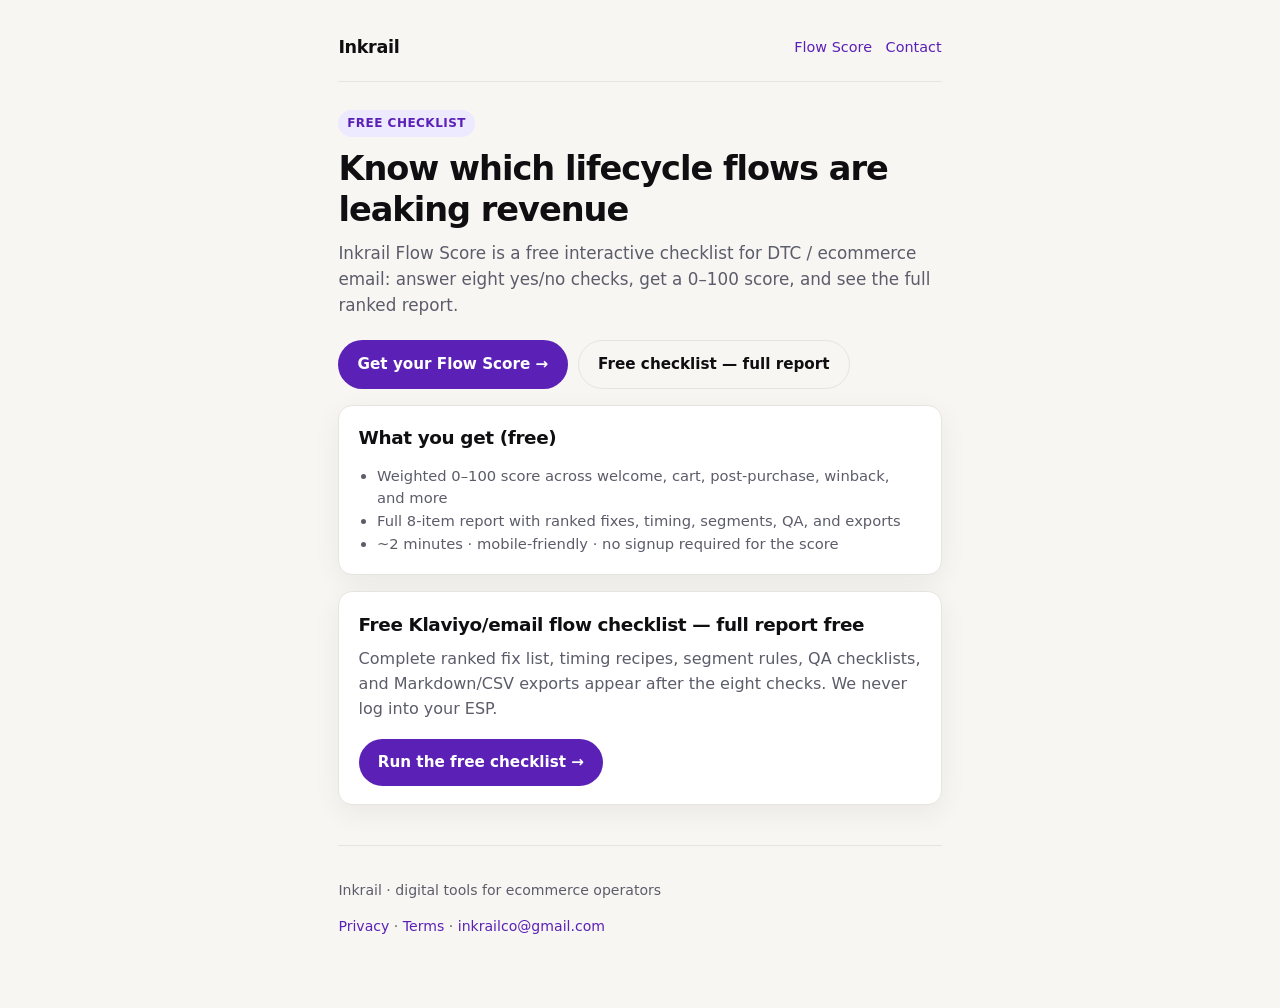
<file: index.html>
<!DOCTYPE html>
<html lang="en">
<head>
  <meta charset="utf-8" />
  <meta name="viewport" content="width=device-width, initial-scale=1" />
  <meta name="description" content="Inkrail — free Klaviyo/email flow checklist with a full report." />
  <title>Inkrail — Flow Score</title>
  <link rel="stylesheet" href="styles.css" />
</head>
<body>
  <div class="wrap">
    <nav class="nav" aria-label="Primary">
      <a class="brand" href="index.html">Inkrail</a>
      <div class="nav-links">
        <a href="score.html">Flow Score</a>
        <a href="mailto:inkrailco@gmail.com">Contact</a>
      </div>
    </nav>

    <header class="hero">
      <span class="badge">Free checklist</span>
      <h1>Know which lifecycle flows are leaking revenue</h1>
      <p class="lede">
        Inkrail Flow Score is a free interactive checklist for DTC / ecommerce email:
        answer eight yes/no checks, get a 0–100 score, and see the full ranked report.
      </p>
      <div class="actions">
        <a class="btn btn-primary" href="score.html">Get your Flow Score →</a>
        <a class="btn btn-ghost" href="#full-report">Free checklist — full report</a>
      </div>
    </header>

    <section class="card">
      <h2>What you get (free)</h2>
      <ul class="checklist-mini">
        <li>Weighted 0–100 score across welcome, cart, post-purchase, winback, and more</li>
        <li>Full 8-item report with ranked fixes, timing, segments, QA, and exports</li>
        <li>~2 minutes · mobile-friendly · no signup required for the score</li>
      </ul>
    </section>

    <section class="card" id="full-report">
      <h2>Free Klaviyo/email flow checklist — full report free</h2>
      <p>Complete ranked fix list, timing recipes, segment rules, QA checklists, and Markdown/CSV exports appear after the eight checks. We never log into your ESP.</p>
      <div class="actions">
        <a class="btn btn-primary" href="score.html">Run the free checklist →</a>
      </div>
    </section>

        <footer>
      <p>Inkrail · digital tools for ecommerce operators</p>
      <p><a href="privacy.html">Privacy</a> · <a href="terms.html">Terms</a> · <a href="mailto:inkrailco@gmail.com">inkrailco@gmail.com</a></p>
    </footer>
  </div>

  <!-- GoatCounter: cookieless aggregate analytics. -->
  <script data-goatcounter="https://inkrail.goatcounter.com/count" async src="//gc.zgo.at/count.js"></script>
</body>
</html>
</file>
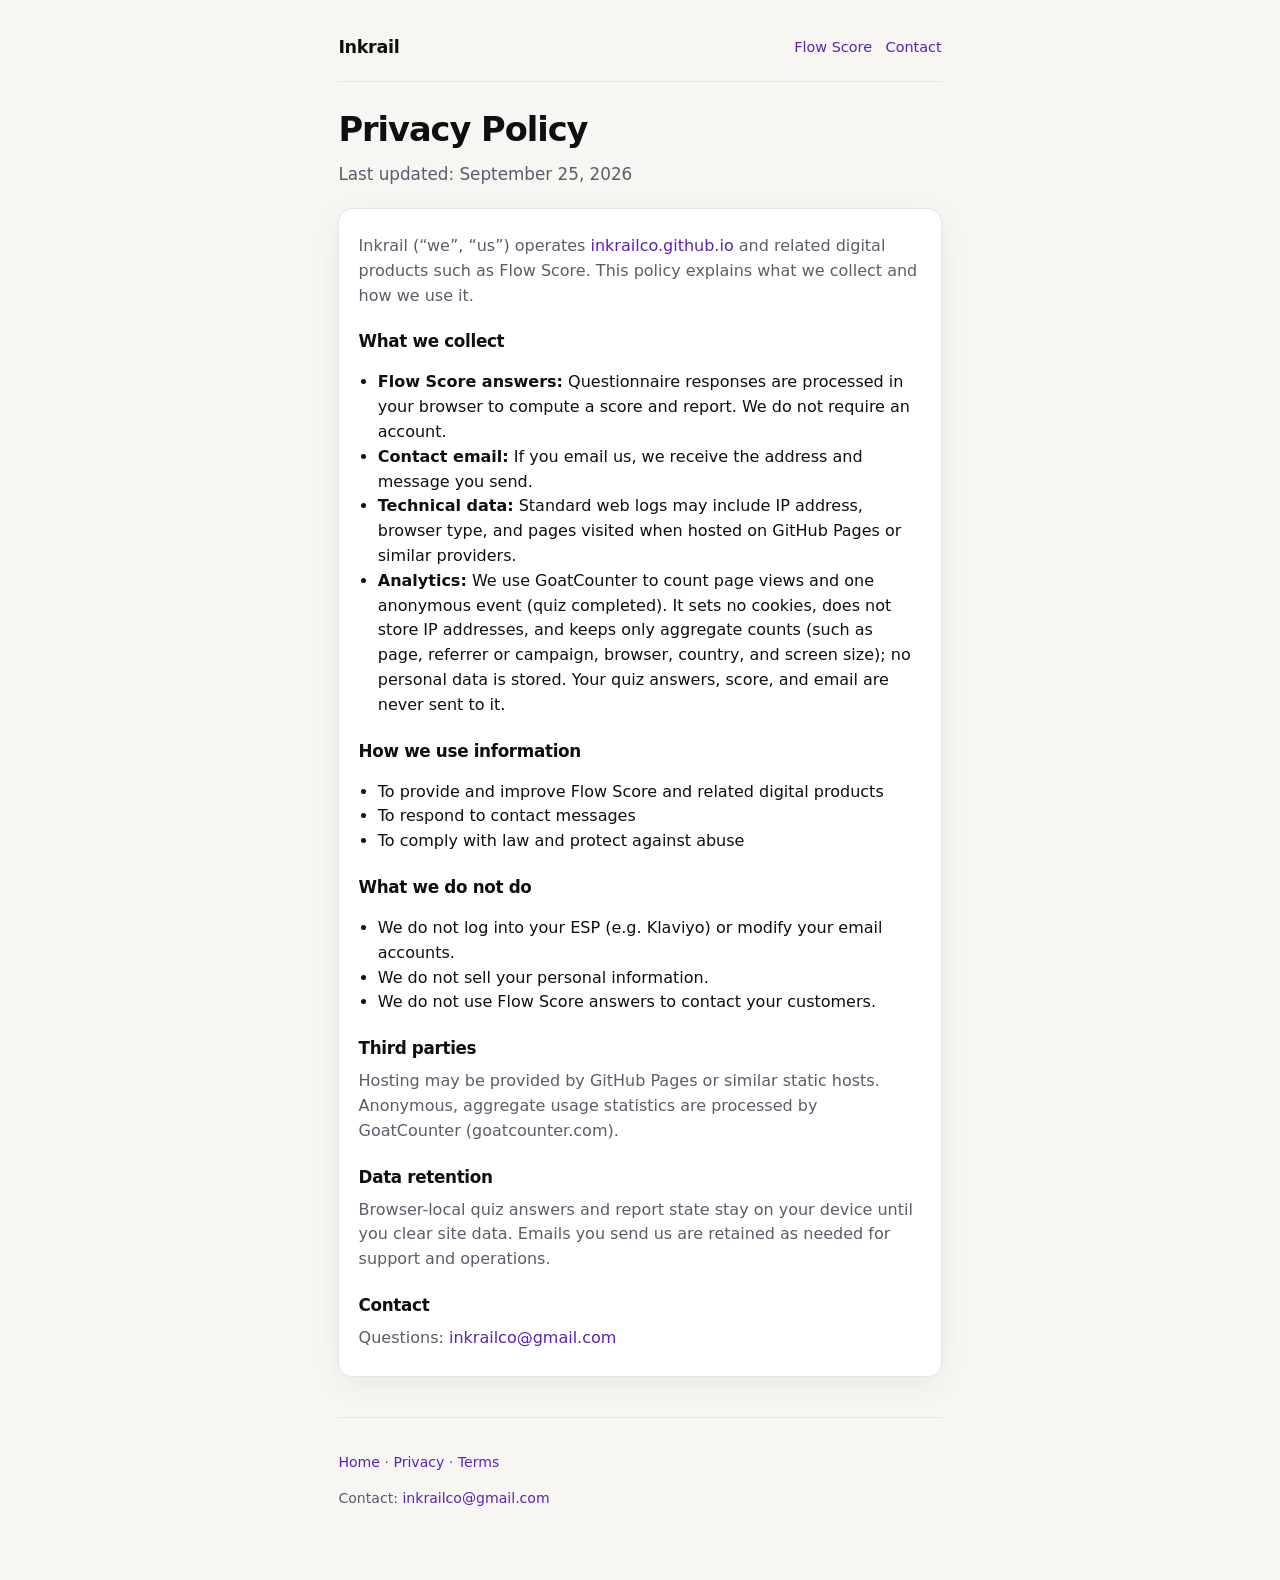
<file: privacy.html>
<!DOCTYPE html>
<html lang="en">
<head>
  <meta charset="utf-8" />
  <meta name="viewport" content="width=device-width, initial-scale=1" />
  <meta name="description" content="Inkrail Privacy Policy" />
  <title>Privacy Policy — Inkrail</title>
  <link rel="stylesheet" href="styles.css" />
</head>
<body>
  <div class="wrap">
    <nav class="nav" aria-label="Primary">
      <a class="brand" href="index.html">Inkrail</a>
      <div class="nav-links">
        <a href="score.html">Flow Score</a>
        <a href="mailto:inkrailco@gmail.com">Contact</a>
      </div>
    </nav>

    <header class="hero">
      <h1>Privacy Policy</h1>
      <p class="lede">Last updated: September 25, 2026</p>
    </header>

    <section class="card legal">
      <p>Inkrail (“we”, “us”) operates <a href="https://inkrailco.github.io/">inkrailco.github.io</a> and related digital products such as Flow Score. This policy explains what we collect and how we use it.</p>

      <h2>What we collect</h2>
      <ul>
        <li><strong>Flow Score answers:</strong> Questionnaire responses are processed in your browser to compute a score and report. We do not require an account.</li>
        <li><strong>Contact email:</strong> If you email us, we receive the address and message you send.</li>
        <li><strong>Technical data:</strong> Standard web logs may include IP address, browser type, and pages visited when hosted on GitHub Pages or similar providers.</li>
        <li><strong>Analytics:</strong> We use GoatCounter to count page views and one anonymous event (quiz completed). It sets no cookies, does not store IP addresses, and keeps only aggregate counts (such as page, referrer or campaign, browser, country, and screen size); no personal data is stored. Your quiz answers, score, and email are never sent to it.</li>
      </ul>

      <h2>How we use information</h2>
      <ul>
        <li>To provide and improve Flow Score and related digital products</li>
        <li>To respond to contact messages</li>
        <li>To comply with law and protect against abuse</li>
      </ul>

      <h2>What we do not do</h2>
      <ul>
        <li>We do not log into your ESP (e.g. Klaviyo) or modify your email accounts.</li>
        <li>We do not sell your personal information.</li>
        <li>We do not use Flow Score answers to contact your customers.</li>
      </ul>

      <h2>Third parties</h2>
      <p>Hosting may be provided by GitHub Pages or similar static hosts. Anonymous, aggregate usage statistics are processed by GoatCounter (goatcounter.com).</p>

      <h2>Data retention</h2>
      <p>Browser-local quiz answers and report state stay on your device until you clear site data. Emails you send us are retained as needed for support and operations.</p>

      <h2>Contact</h2>
      <p>Questions: <a href="mailto:inkrailco@gmail.com">inkrailco@gmail.com</a></p>
    </section>

    <footer>
      <p><a href="index.html">Home</a> · <a href="privacy.html">Privacy</a> · <a href="terms.html">Terms</a></p>
      <p>Contact: <a href="mailto:inkrailco@gmail.com">inkrailco@gmail.com</a></p>
    </footer>
  </div>
  <!-- GoatCounter: cookieless aggregate analytics. -->
  <script data-goatcounter="https://inkrail.goatcounter.com/count" async src="//gc.zgo.at/count.js"></script>
</body>
</html>
</file>
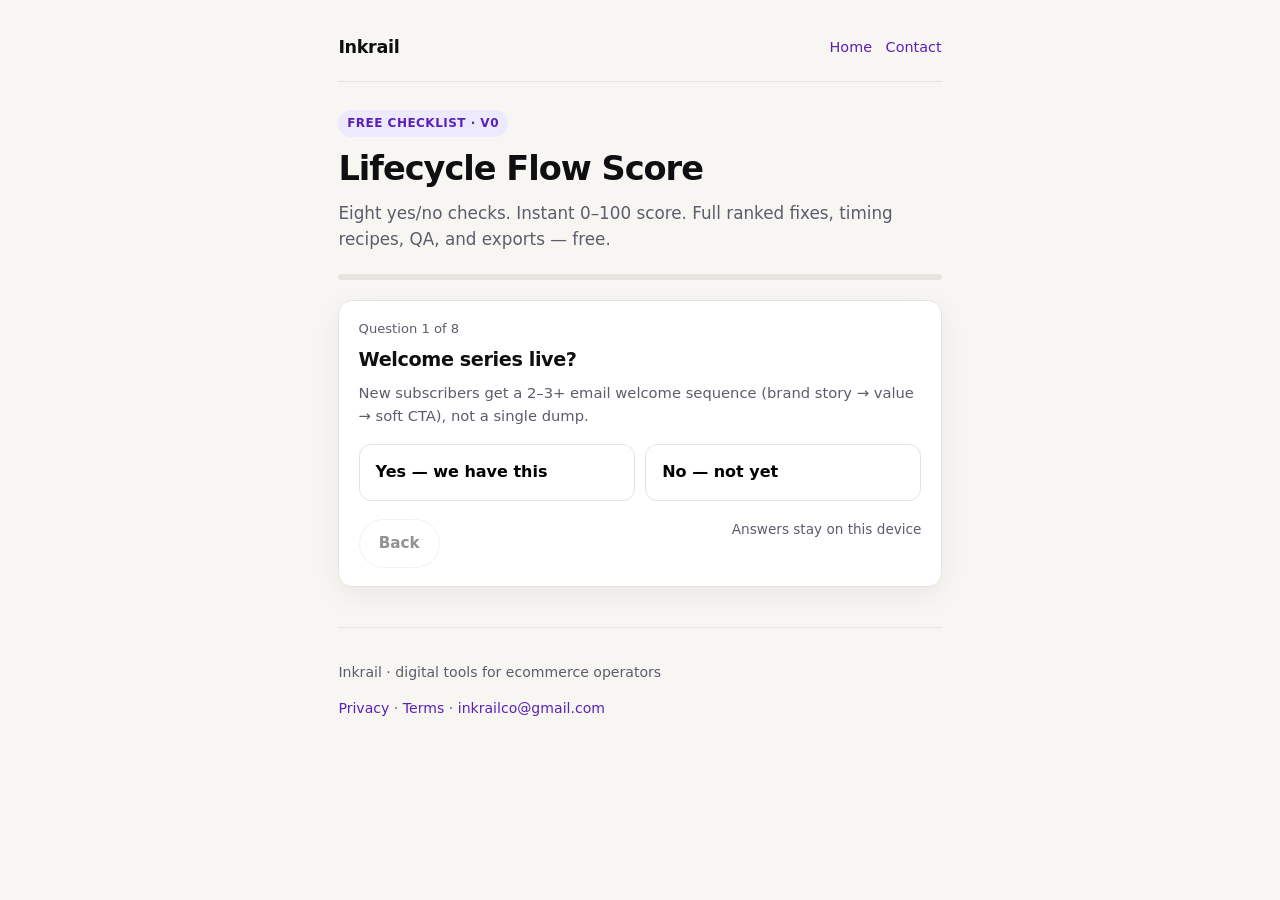
<file: score.html>
<!DOCTYPE html>
<html lang="en">
<head>
  <meta charset="utf-8" />
  <meta name="viewport" content="width=device-width, initial-scale=1" />
  <meta name="description" content="Inkrail Flow Score — free Klaviyo/email flow checklist with a full 8-item report and exports." />
  <title>Flow Score — Inkrail</title>
  <link rel="stylesheet" href="styles.css" />
  <style>
    .report-meta { font-size: 1rem; margin: 0 0 0.4rem; }
    .report-table { width: 100%; border-collapse: collapse; margin: 0.6rem 0 0.4rem; font-size: 0.9rem; }
    .report-table th, .report-table td { border-bottom: 1px solid var(--line, #e6e4de); padding: 0.4rem 0.35rem; text-align: left; vertical-align: top; }
    .report-table td:first-child { white-space: nowrap; }
    .report-table th { font-size: 0.8rem; text-transform: uppercase; letter-spacing: 0.03em; color: var(--muted, #5c5c6a); }
    .tag { display: inline-block; font-size: 0.75rem; font-weight: 600; padding: 0.1rem 0.45rem; border-radius: 999px; }
    .tag-gap { background: #fee2e2; color: var(--bad, #b91c1c); }
    .tag-ok { background: #dcfce7; color: var(--good, #15803d); }
    .report-item { border-top: 1px solid var(--line, #e6e4de); padding-top: 1rem; margin-top: 1.2rem; }
    .report-item h3 { margin: 0.2rem 0 0.4rem; font-size: 1.15rem; }
    .report-item h4 { margin: 0.9rem 0 0.3rem; font-size: 0.95rem; }
    .report-item ul { padding-left: 1.2rem; margin: 0.3rem 0; }
    .report-item li { margin: 0.2rem 0; }
    .qa-list { list-style: none; padding-left: 0 !important; }
    .qa-list li::before { content: "\2610\00a0"; }
    .sources a { word-break: break-word; }
    @media print {
      body { background: #fff; }
      .nav, .hero, .progress-bar, #quiz, #free-card, footer, .no-print, .actions { display: none !important; }
      .card { box-shadow: none; border: none; padding: 0; }
      .wrap { max-width: none; padding: 0; }
      .report-item { break-inside: auto; }
      .report-item h3, .report-item h4 { break-after: avoid; }
      .report-table tr { break-inside: avoid; }
      .sources a::after { content: " (" attr(href) ")"; font-size: 0.8em; color: #555; }
      a { color: #000; }
    }
  </style>
</head>
<body>
  <div class="wrap">
    <nav class="nav" aria-label="Primary">
      <a class="brand" href="index.html">Inkrail</a>
      <div class="nav-links">
        <a href="index.html">Home</a>
        <a href="mailto:inkrailco@gmail.com">Contact</a>
      </div>
    </nav>

    <header class="hero">
      <span class="badge">Free checklist · v0</span>
      <h1>Lifecycle Flow Score</h1>
      <p class="lede">Eight yes/no checks. Instant 0–100 score. Full ranked fixes, timing recipes, QA, and exports — free.</p>
    </header>

    <div class="progress-bar" aria-hidden="true"><span id="progress-fill"></span></div>

    <section id="quiz" class="card question" aria-live="polite">
      <div class="q-meta" id="q-meta">Question 1 of 8</div>
      <h2 id="q-title">Loading…</h2>
      <p class="hint" id="q-hint"></p>
      <div class="choice-row">
        <button type="button" class="choice" id="btn-yes" aria-label="Yes">Yes — we have this</button>
        <button type="button" class="choice" id="btn-no" aria-label="No">No — not yet</button>
      </div>
      <div class="nav-row">
        <button type="button" class="btn btn-ghost" id="btn-back">Back</button>
        <span class="small muted">Answers stay on this device</span>
      </div>
    </section>

    <section id="results" class="hidden" aria-live="polite">
      <div class="card">
        <div class="score-ring-wrap">
          <div class="score-ring" id="score-ring" style="--pct: 0">
            <div class="score-ring-inner"><span id="score-num">0</span></div>
          </div>
          <div>
            <span class="grade grade-c" id="grade">—</span>
            <h2 style="margin:0 0 0.35rem;font-size:1.25rem;">Your Flow Score</h2>
            <p class="muted" id="score-blurb" style="margin:0;"></p>
          </div>
        </div>
      </div>

      <div class="card" id="free-card">
        <h2>Your top fixes</h2>
        <p class="muted small">Ranked by weighted revenue / risk impact from your gaps. The complete report is below.</p>
        <ol class="fix-list" id="free-fixes"></ol>
      </div>

      <div class="card hidden" id="full-report">
        <span class="badge">Full report · free</span>
        <h2 style="margin-top:0.5rem;">Your full Flow Score report</h2>
        <p class="muted">Free Klaviyo/email flow checklist — all 8 items, with gaps first, timing, segments, QA, and exports.</p>
        <div class="actions">
          <button type="button" class="btn btn-primary" id="btn-export-md">Download Markdown</button>
          <button type="button" class="btn btn-ghost" id="btn-export-csv">Download CSV</button>
          <button type="button" class="btn btn-ghost" id="btn-print">Print / Save as PDF</button>
          <button type="button" class="btn btn-ghost" id="btn-restart-2">Retake quiz</button>
        </div>
        <div id="report-body"></div>
      </div>
    </section>

        <footer>
      <p>Inkrail · digital tools for ecommerce operators</p>
      <p><a href="privacy.html">Privacy</a> · <a href="terms.html">Terms</a> · <a href="mailto:inkrailco@gmail.com">inkrailco@gmail.com</a></p>
    </footer>
  </div>
  <script src="report-content.js"></script>
  <script src="score.js"></script>
  <!-- GoatCounter: cookieless aggregate analytics. -->
  <script data-goatcounter="https://inkrail.goatcounter.com/count" async src="//gc.zgo.at/count.js"></script>
</body>
</html>
</file>
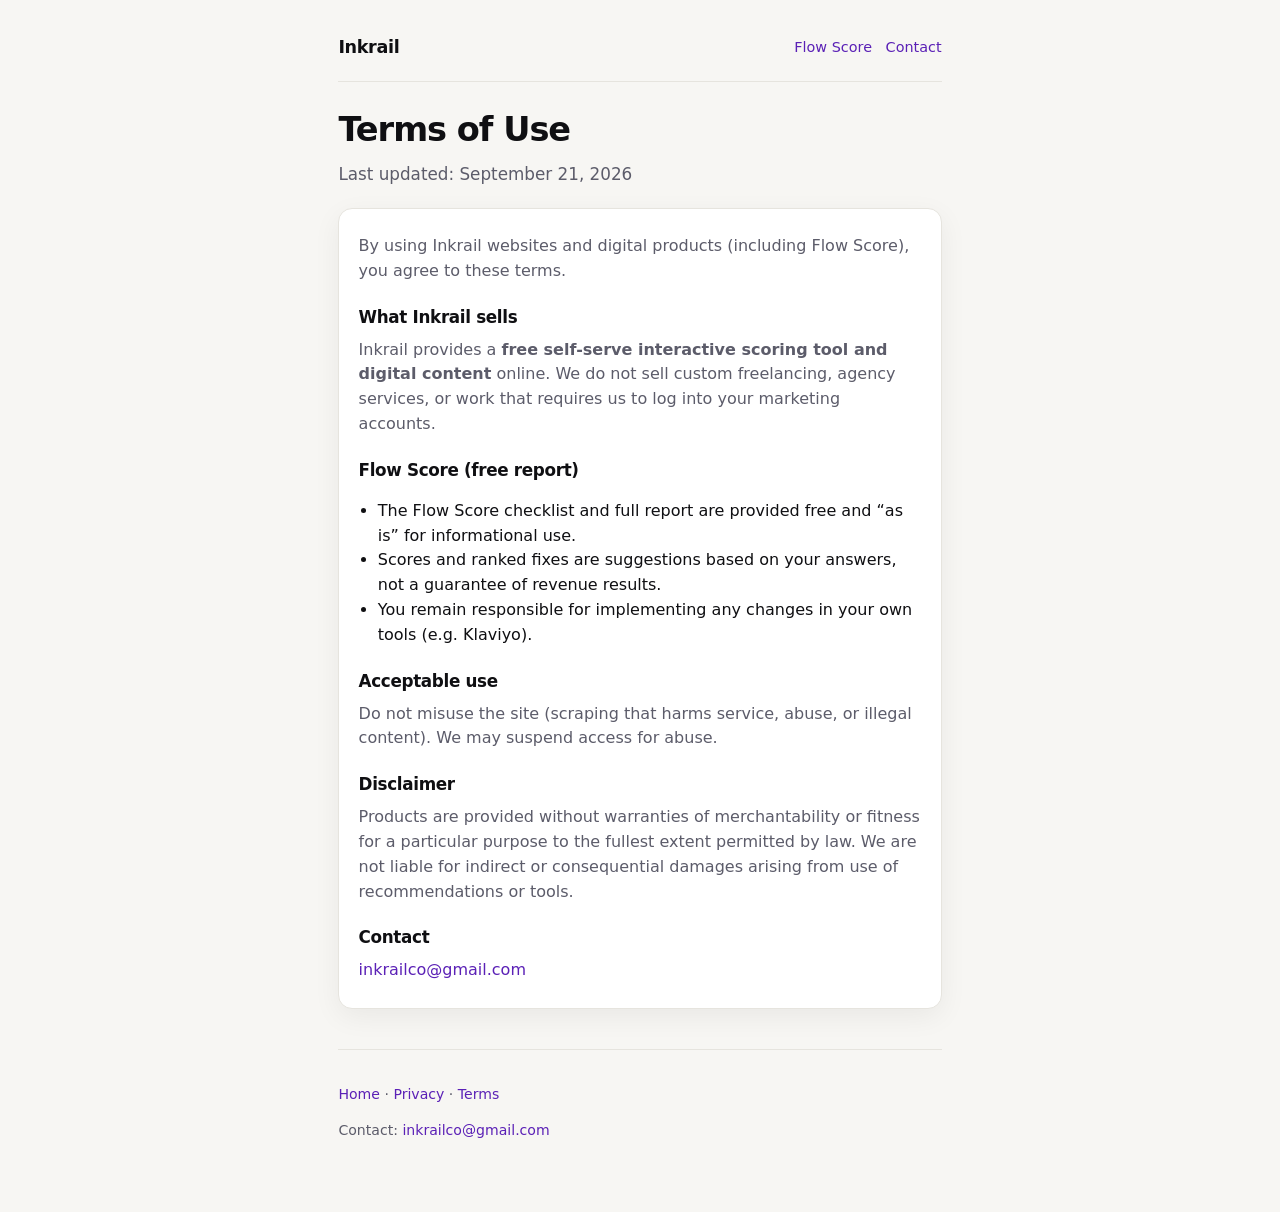
<file: terms.html>
<!DOCTYPE html>
<html lang="en">
<head>
  <meta charset="utf-8" />
  <meta name="viewport" content="width=device-width, initial-scale=1" />
  <meta name="description" content="Inkrail Terms of Use" />
  <title>Terms of Use — Inkrail</title>
  <link rel="stylesheet" href="styles.css" />
</head>
<body>
  <div class="wrap">
    <nav class="nav" aria-label="Primary">
      <a class="brand" href="index.html">Inkrail</a>
      <div class="nav-links">
        <a href="score.html">Flow Score</a>
        <a href="mailto:inkrailco@gmail.com">Contact</a>
      </div>
    </nav>

    <header class="hero">
      <h1>Terms of Use</h1>
      <p class="lede">Last updated: September 21, 2026</p>
    </header>

    <section class="card legal">
      <p>By using Inkrail websites and digital products (including Flow Score), you agree to these terms.</p>

      <h2>What Inkrail sells</h2>
      <p>Inkrail provides a <strong>free self-serve interactive scoring tool and digital content</strong> online. We do not sell custom freelancing, agency services, or work that requires us to log into your marketing accounts.</p>

      <h2>Flow Score (free report)</h2>
      <ul>
        <li>The Flow Score checklist and full report are provided free and “as is” for informational use.</li>
        <li>Scores and ranked fixes are suggestions based on your answers, not a guarantee of revenue results.</li>
        <li>You remain responsible for implementing any changes in your own tools (e.g. Klaviyo).</li>
      </ul>

      <h2>Acceptable use</h2>
      <p>Do not misuse the site (scraping that harms service, abuse, or illegal content). We may suspend access for abuse.</p>

      <h2>Disclaimer</h2>
      <p>Products are provided without warranties of merchantability or fitness for a particular purpose to the fullest extent permitted by law. We are not liable for indirect or consequential damages arising from use of recommendations or tools.</p>

      <h2>Contact</h2>
      <p><a href="mailto:inkrailco@gmail.com">inkrailco@gmail.com</a></p>
    </section>

    <footer>
      <p><a href="index.html">Home</a> · <a href="privacy.html">Privacy</a> · <a href="terms.html">Terms</a></p>
      <p>Contact: <a href="mailto:inkrailco@gmail.com">inkrailco@gmail.com</a></p>
    </footer>
  </div>
  <!-- GoatCounter: cookieless aggregate analytics. -->
  <script data-goatcounter="https://inkrail.goatcounter.com/count" async src="//gc.zgo.at/count.js"></script>
</body>
</html>
</file>
<file: styles.css>
/* Inkrail Flow Score — mobile-friendly static styles */
:root {
  --ink: #0f0f12;
  --muted: #5c5c6a;
  --bg: #f7f6f3;
  --card: #ffffff;
  --line: #e6e4de;
  --accent: #5b21b6;
  --accent-soft: #ede9fe;
  --good: #15803d;
  --warn: #b45309;
  --bad: #b91c1c;
  --lock: #9ca3af;
  --radius: 14px;
  --shadow: 0 8px 28px rgba(15, 15, 18, 0.06);
  --font: "Segoe UI", system-ui, -apple-system, sans-serif;
}

*, *::before, *::after { box-sizing: border-box; }

html { scroll-behavior: smooth; }

body {
  margin: 0;
  font-family: var(--font);
  background: var(--bg);
  color: var(--ink);
  line-height: 1.55;
  min-height: 100vh;
}

a { color: var(--accent); text-decoration: none; }
a:hover { text-decoration: underline; }

.wrap {
  max-width: 40rem;
  margin: 0 auto;
  padding: 1.25rem 1.15rem 3.5rem;
}

.nav {
  display: flex;
  align-items: center;
  justify-content: space-between;
  gap: 1rem;
  padding: 0.85rem 0 1.25rem;
  border-bottom: 1px solid var(--line);
  margin-bottom: 1.75rem;
}

.brand {
  font-weight: 700;
  font-size: 1.1rem;
  letter-spacing: -0.02em;
  color: var(--ink);
  text-decoration: none;
}

.brand:hover { text-decoration: none; color: var(--accent); }

.nav-links {
  display: flex;
  gap: 0.85rem;
  font-size: 0.9rem;
  flex-wrap: wrap;
  justify-content: flex-end;
}

.hero h1 {
  font-size: clamp(1.65rem, 4.5vw, 2.1rem);
  line-height: 1.2;
  letter-spacing: -0.03em;
  margin: 0 0 0.65rem;
}

.hero .lede {
  color: var(--muted);
  font-size: 1.05rem;
  margin: 0 0 1.35rem;
}

.badge {
  display: inline-block;
  background: var(--accent-soft);
  color: var(--accent);
  font-size: 0.75rem;
  font-weight: 650;
  letter-spacing: 0.04em;
  text-transform: uppercase;
  padding: 0.28rem 0.55rem;
  border-radius: 999px;
  margin-bottom: 0.75rem;
}

.card {
  background: var(--card);
  border: 1px solid var(--line);
  border-radius: var(--radius);
  padding: 1.15rem 1.2rem;
  box-shadow: var(--shadow);
  margin: 1rem 0;
}

.card h2 {
  font-size: 1.15rem;
  margin: 0 0 0.5rem;
  letter-spacing: -0.02em;
}

.card p { margin: 0.4rem 0; color: var(--muted); }

.actions {
  display: flex;
  flex-wrap: wrap;
  gap: 0.65rem;
  margin-top: 1.1rem;
}

.btn {
  display: inline-flex;
  align-items: center;
  justify-content: center;
  gap: 0.4rem;
  border: none;
  border-radius: 999px;
  padding: 0.72rem 1.2rem;
  font: inherit;
  font-weight: 600;
  font-size: 0.95rem;
  cursor: pointer;
  text-decoration: none;
  transition: transform 0.12s ease, opacity 0.12s ease, background 0.12s ease;
}

.btn:hover { text-decoration: none; transform: translateY(-1px); }
.btn:active { transform: translateY(0); }
.btn:disabled { opacity: 0.45; cursor: not-allowed; transform: none; }

.btn-primary {
  background: var(--accent);
  color: #fff;
}
.btn-primary:hover { background: #4c1d95; color: #fff; }

.btn-ghost {
  background: transparent;
  color: var(--ink);
  border: 1px solid var(--line);
}
.btn-ghost:hover { background: #fff; color: var(--ink); }

.note {
  font-size: 0.85rem;
  color: var(--muted);
  background: #efeee9;
  border-radius: 10px;
  padding: 0.75rem 0.9rem;
  margin: 1rem 0;
}

.note strong { color: var(--ink); }

.muted { color: var(--muted); }
.small { font-size: 0.85rem; }

footer {
  margin-top: 2.5rem;
  padding-top: 1.25rem;
  border-top: 1px solid var(--line);
  font-size: 0.88rem;
  color: var(--muted);
}

/* Score quiz */
.progress-bar {
  height: 6px;
  background: var(--line);
  border-radius: 999px;
  overflow: hidden;
  margin: 0.75rem 0 1.25rem;
}
.progress-bar > span {
  display: block;
  height: 100%;
  background: var(--accent);
  width: 0%;
  transition: width 0.25s ease;
}

.q-meta {
  display: flex;
  justify-content: space-between;
  align-items: baseline;
  gap: 0.5rem;
  font-size: 0.82rem;
  color: var(--muted);
  margin-bottom: 0.35rem;
}

.question h2 {
  font-size: 1.2rem;
  margin: 0 0 0.45rem;
  letter-spacing: -0.02em;
}

.question .hint {
  color: var(--muted);
  font-size: 0.92rem;
  margin: 0 0 1rem;
}

.choice-row {
  display: grid;
  grid-template-columns: 1fr 1fr;
  gap: 0.65rem;
}

@media (max-width: 420px) {
  .choice-row { grid-template-columns: 1fr; }
}

.choice {
  appearance: none;
  border: 1.5px solid var(--line);
  background: #fff;
  border-radius: 12px;
  padding: 0.95rem 1rem;
  font: inherit;
  font-weight: 600;
  cursor: pointer;
  text-align: left;
}
.choice:hover { border-color: #c4b5fd; background: #faf8ff; }
.choice.selected-yes {
  border-color: var(--good);
  background: #f0fdf4;
  color: var(--good);
}
.choice.selected-no {
  border-color: var(--warn);
  background: #fffbeb;
  color: var(--warn);
}

.nav-row {
  display: flex;
  justify-content: space-between;
  gap: 0.65rem;
  margin-top: 1.15rem;
}

/* Results */
.score-ring-wrap {
  display: flex;
  align-items: center;
  gap: 1.1rem;
  flex-wrap: wrap;
}

.score-ring {
  width: 108px;
  height: 108px;
  border-radius: 50%;
  background: conic-gradient(var(--accent) calc(var(--pct) * 1%), var(--line) 0);
  display: grid;
  place-items: center;
  flex-shrink: 0;
}
.score-ring-inner {
  width: 84px;
  height: 84px;
  border-radius: 50%;
  background: var(--card);
  display: grid;
  place-items: center;
  font-weight: 750;
  font-size: 1.55rem;
  letter-spacing: -0.03em;
}

.grade {
  display: inline-block;
  font-weight: 700;
  font-size: 0.8rem;
  text-transform: uppercase;
  letter-spacing: 0.05em;
  padding: 0.2rem 0.5rem;
  border-radius: 6px;
  margin-bottom: 0.35rem;
}
.grade-a { background: #dcfce7; color: var(--good); }
.grade-b { background: #fef3c7; color: var(--warn); }
.grade-c { background: #fee2e2; color: var(--bad); }

.fix-list {
  list-style: none;
  padding: 0;
  margin: 0.75rem 0 0;
  counter-reset: fix;
}

.fix-list li {
  counter-increment: fix;
  position: relative;
  background: #fff;
  border: 1px solid var(--line);
  border-radius: 12px;
  padding: 0.9rem 0.95rem 0.9rem 2.75rem;
  margin-bottom: 0.65rem;
}

.fix-list li::before {
  content: counter(fix);
  position: absolute;
  left: 0.75rem;
  top: 0.95rem;
  width: 1.5rem;
  height: 1.5rem;
  border-radius: 50%;
  background: var(--accent-soft);
  color: var(--accent);
  font-size: 0.8rem;
  font-weight: 700;
  display: grid;
  place-items: center;
}

.fix-list .fix-title {
  font-weight: 650;
  margin: 0 0 0.25rem;
  color: var(--ink);
}

.fix-list .fix-why {
  margin: 0;
  font-size: 0.9rem;
  color: var(--muted);
}

.impact {
  display: inline-block;
  font-size: 0.72rem;
  font-weight: 700;
  text-transform: uppercase;
  letter-spacing: 0.04em;
  color: var(--accent);
  margin-bottom: 0.2rem;
}

.locked-panel {
  position: relative;
  margin-top: 0.85rem;
  border-radius: 12px;
  overflow: hidden;
  border: 1px solid var(--line);
}

.locked-panel .blurred {
  filter: blur(5px);
  user-select: none;
  pointer-events: none;
  opacity: 0.7;
  padding: 0.75rem;
}

.locked-overlay {
  position: absolute;
  inset: 0;
  display: flex;
  flex-direction: column;
  align-items: center;
  justify-content: center;
  text-align: center;
  padding: 1.25rem;
  background: linear-gradient(180deg, rgba(247,246,243,0.55), rgba(247,246,243,0.92));
}

.locked-overlay h3 {
  margin: 0 0 0.4rem;
  font-size: 1.05rem;
}

.locked-overlay p {
  margin: 0 0 0.85rem;
  color: var(--muted);
  font-size: 0.9rem;
  max-width: 22rem;
}

/* Waitlist form */
.waitlist-form {
  display: flex;
  flex-wrap: wrap;
  gap: 0.5rem;
  margin-top: 0.75rem;
}

.waitlist-form input[type="email"] {
  flex: 1 1 12rem;
  min-width: 0;
  border: 1.5px solid var(--line);
  border-radius: 999px;
  padding: 0.7rem 1rem;
  font: inherit;
  background: #fff;
}

.waitlist-form input[type="email"]:focus {
  outline: 2px solid #c4b5fd;
  border-color: var(--accent);
}

.waitlist-msg {
  font-size: 0.88rem;
  margin-top: 0.55rem;
  min-height: 1.25em;
}
.waitlist-msg.ok { color: var(--good); }
.waitlist-msg.err { color: var(--bad); }

.checklist-mini {
  margin: 0.75rem 0 0;
  padding-left: 1.15rem;
  color: var(--muted);
  font-size: 0.92rem;
}

.hidden { display: none !important; }

.backlog {
  font-size: 0.88rem;
  color: var(--muted);
  border-left: 3px solid var(--line);
  padding-left: 0.85rem;
  margin: 1.5rem 0 0;
}

.legal h2 { font-size: 1.05rem; margin-top: 1.25rem; }
.legal ul { padding-left: 1.2rem; }
</file>
